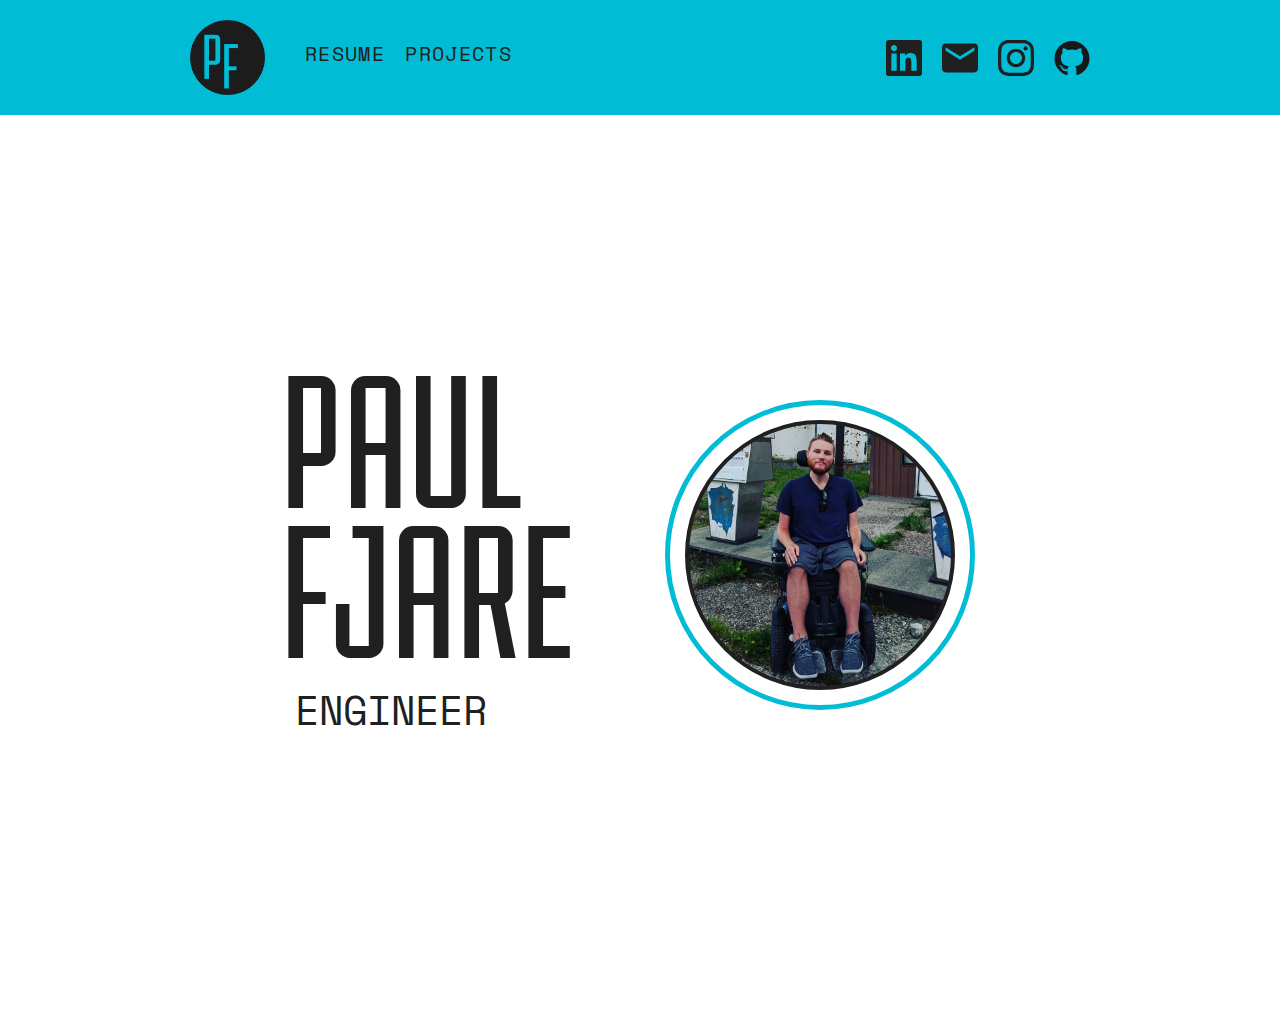
<file: index.html>
<!doctype html>
<html class="no-js" lang="">
    <head>
      <link href="https://fonts.googleapis.com/css?family=Space+Mono:400,700" rel="stylesheet">
      <link href="https://fonts.googleapis.com/css?family=Roboto:400" rel="stylesheet">
       <meta charset="utf-8">
        <meta http-equiv="x-ua-compatible" content="ie=edge">
        <title>Paul Fjare</title>
        <meta name="description" content="">
        <meta name="viewport" content="width=device-width, initial-scale=1, user-scalable=no">

        <link rel="apple-touch-icon" href="apple-touch-icon.png">
        <!-- Place favicon.ico in the root directory -->

        <link rel="stylesheet" href="css/normalize.css">
        <link rel="stylesheet" href="css/main.css">
        <script src="js/vendor/modernizr-2.8.3.min.js"></script>
        <script async src="https://www.googletagmanager.com/gtag/js?id=UA-30636491-2"></script>
        <script>
          window.dataLayer = window.dataLayer || [];
          function gtag(){dataLayer.push(arguments);}
          gtag('js', new Date());

          gtag('config', 'UA-30636491-2');
        </script>
    </head>
    <body class="home">
        <!--[if lt IE 8]>
            <p class="browserupgrade">You are using an <strong>outdated</strong> browser. Please <a href="http://browsehappy.com/">upgrade your browser</a> to improve your experience.</p>
        <![endif]-->
      <div class="header">
        <div class="margin">
          <a id="logo" href="index.html">
            <img src="img/PF_logo.png" alt="PF">
          </a>
          <div class="header-links">
            <a href="/paulfjare_resume.pdf">Resume</a>
            <a href="projects.html">Projects</a>
          </div>
          <div class="header-social">
            <div class="social-link-wrap">
              <a id="lin"  title="Linked In" href="https://linkedin.com/in/paulfjare">
              </a>
            </div>
            <div class="social-link-wrap">
              <a id="email" title="pfjare@gmail.com" href="mailto:pfjare@gmail.com"></a>
            </div>
            <div class="social-link-wrap">
              <a id="instagram" title="IG" href="https://instagram.com/pfjare" ></a>
            </div>
            <div class="social-link-wrap">
              <a id="github" title="Github" href="https://github.com/pfjare" ></a>
            </div>
          </div>
        </div>
      </div>

      <div class="home-wrapper margin">
        <div class="home-vert-align">
            <div class="home-text">
              <div class="paulfjare">
                <p class="paul">Paul</p>
                <p class="fjare">Fjare</p>
                <p class="engineer">
                  Engineer</p>
              </div>
              <div class="photo">
                <div class="outer">
                  <div class="inner">
                  </div>
                </div>
              </div>
            </div>
        </div>
      </div>

      
    </body>
</html>
</file>
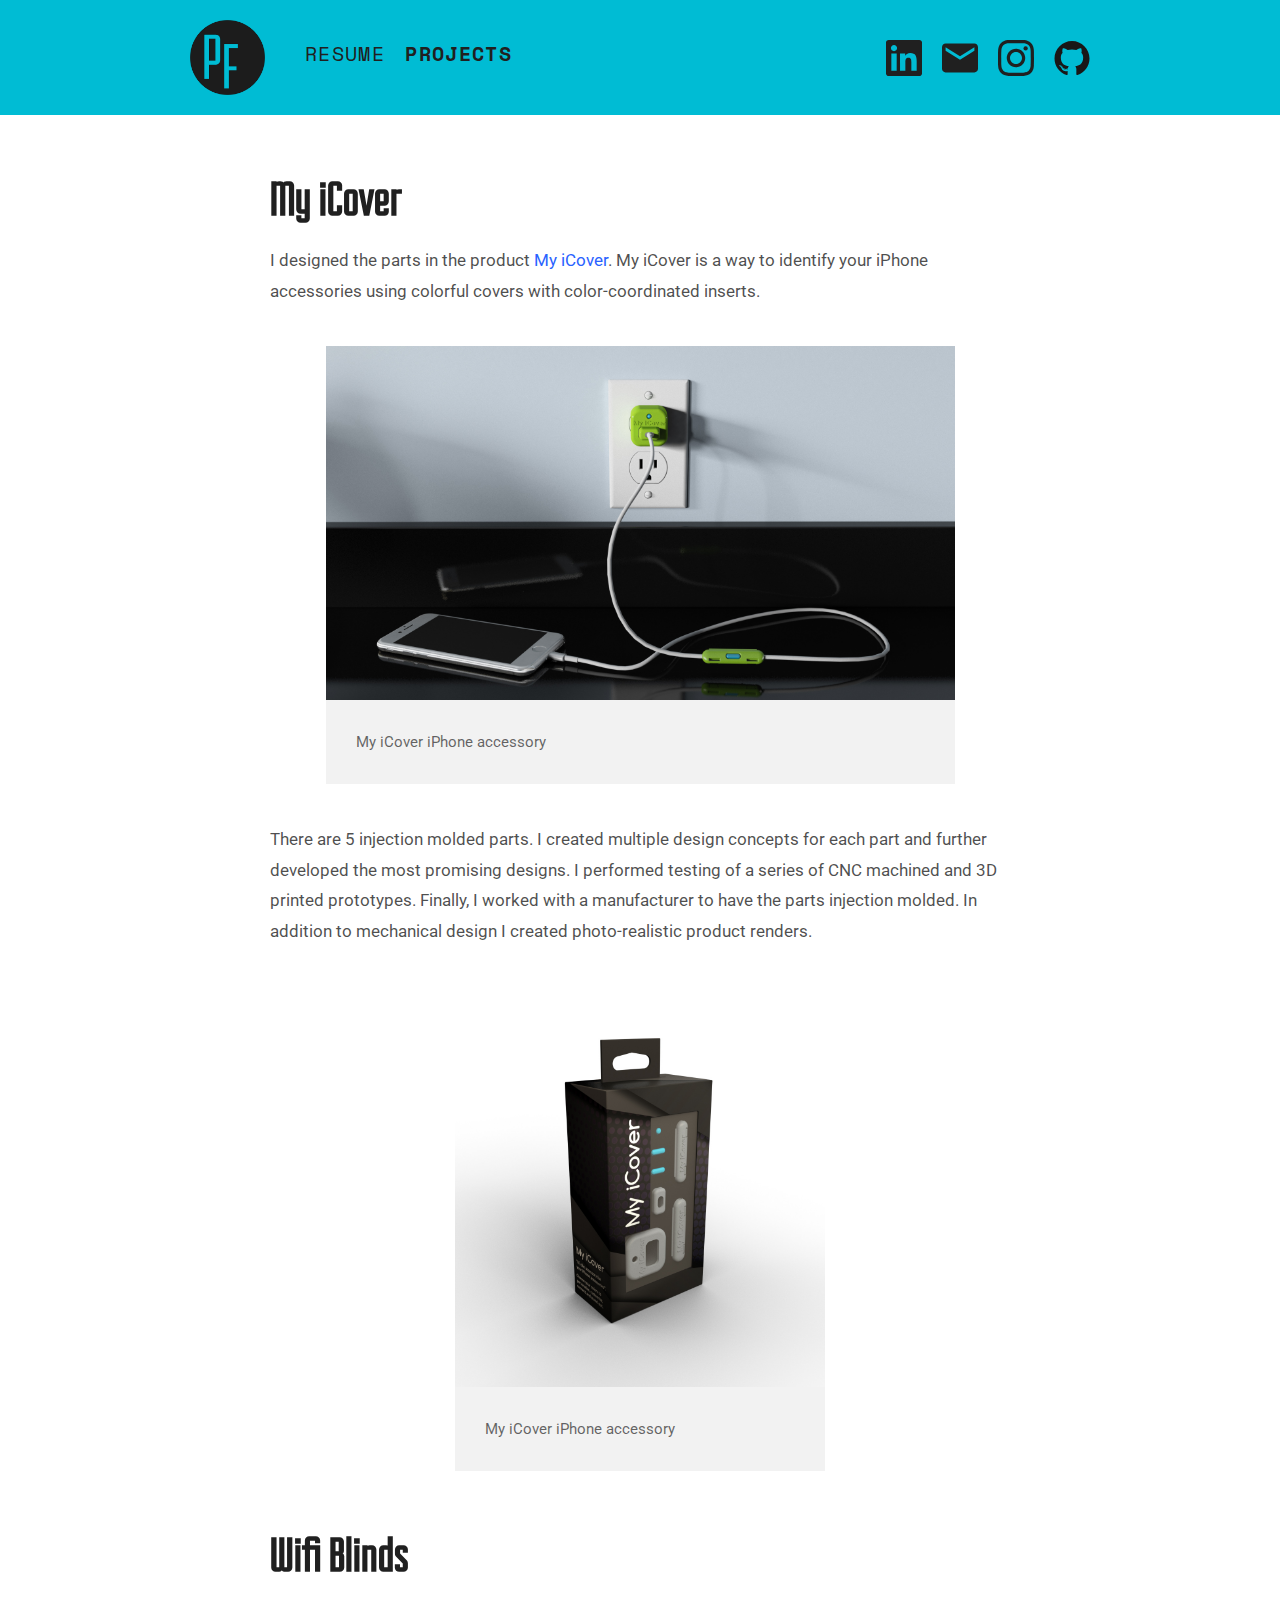
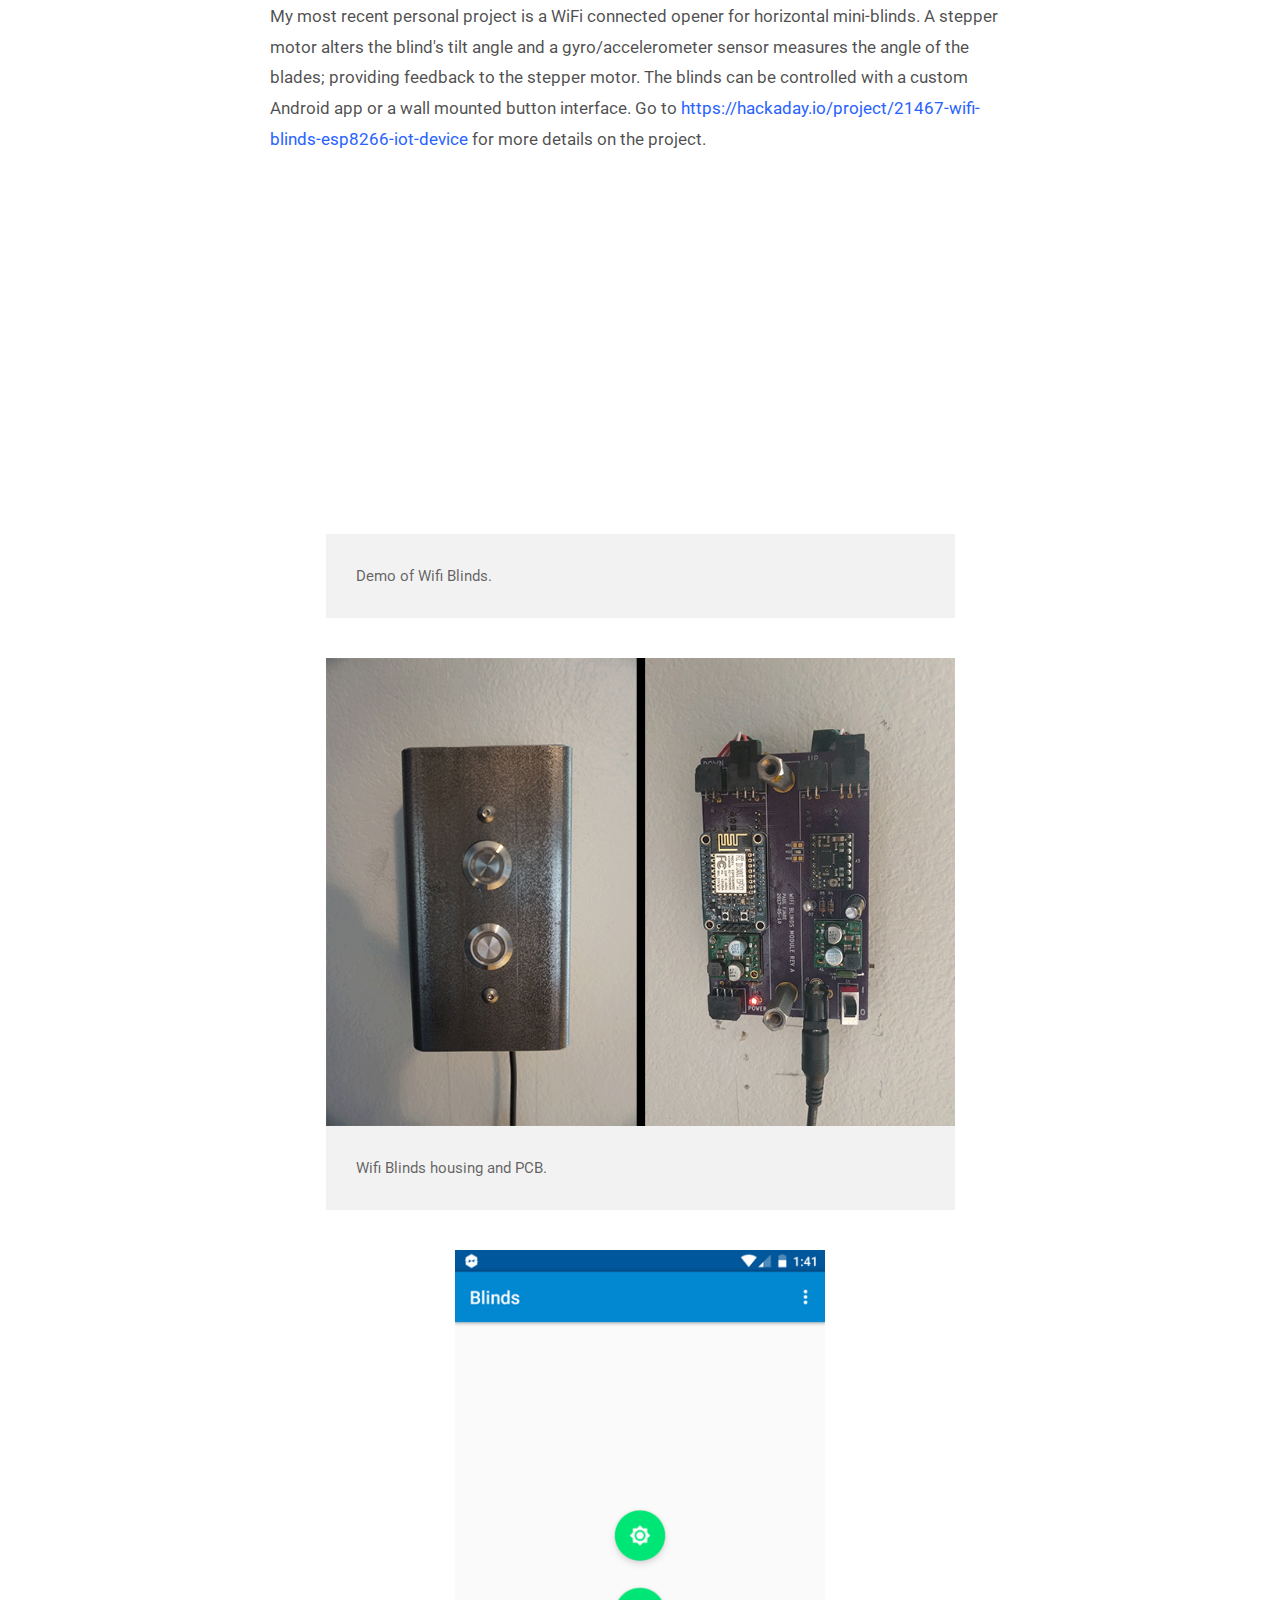
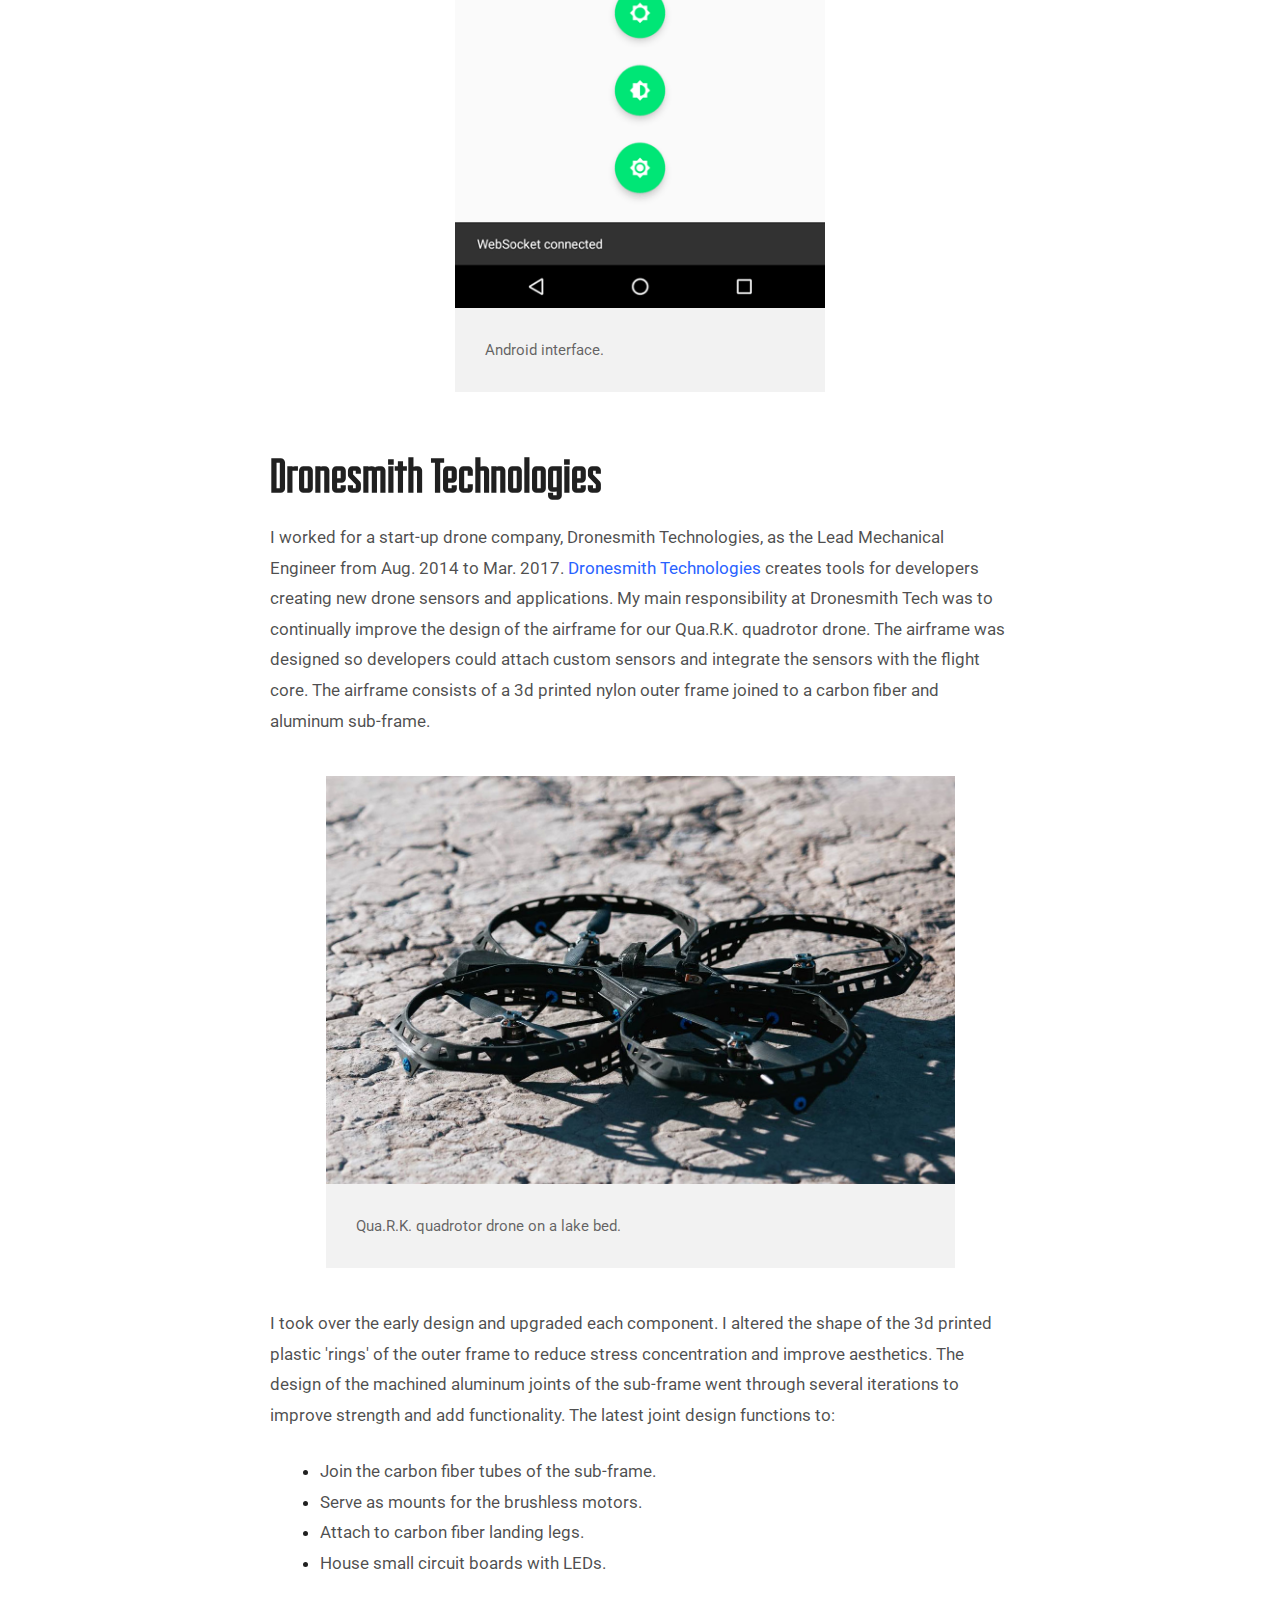
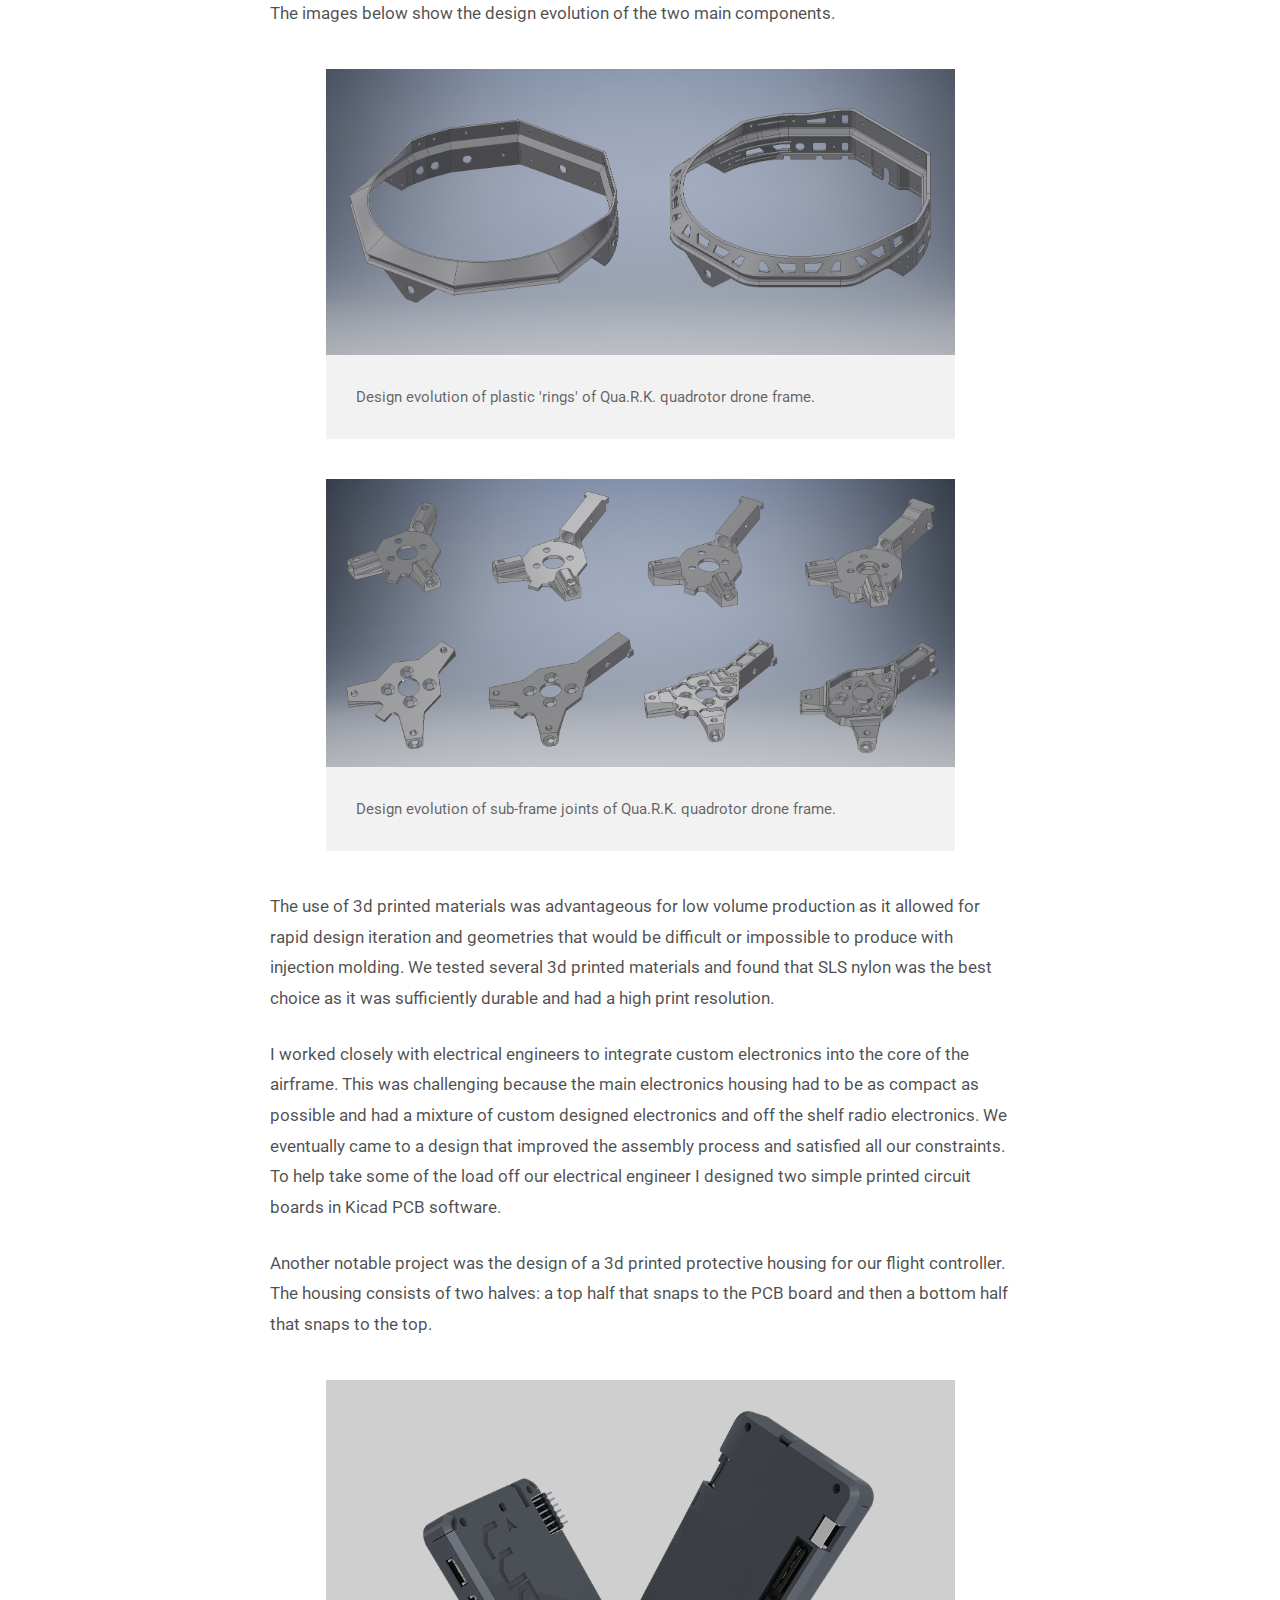
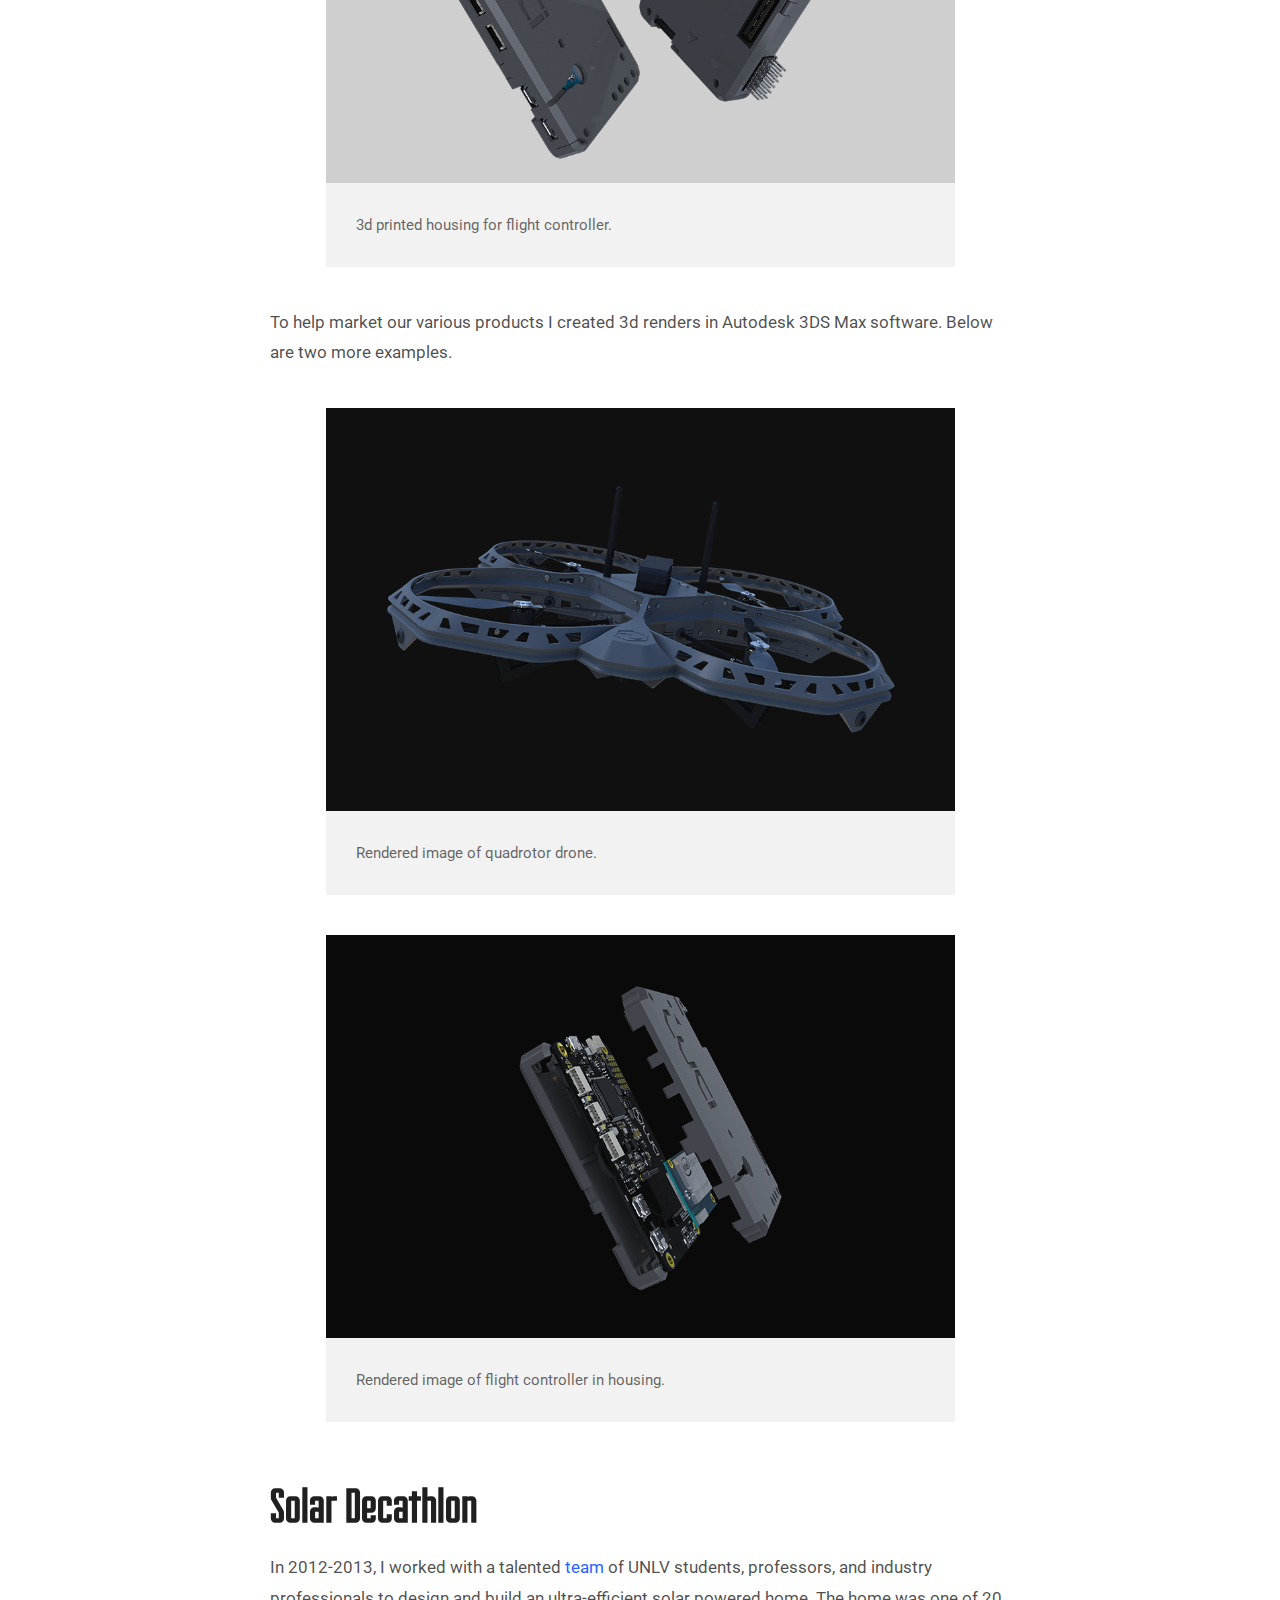
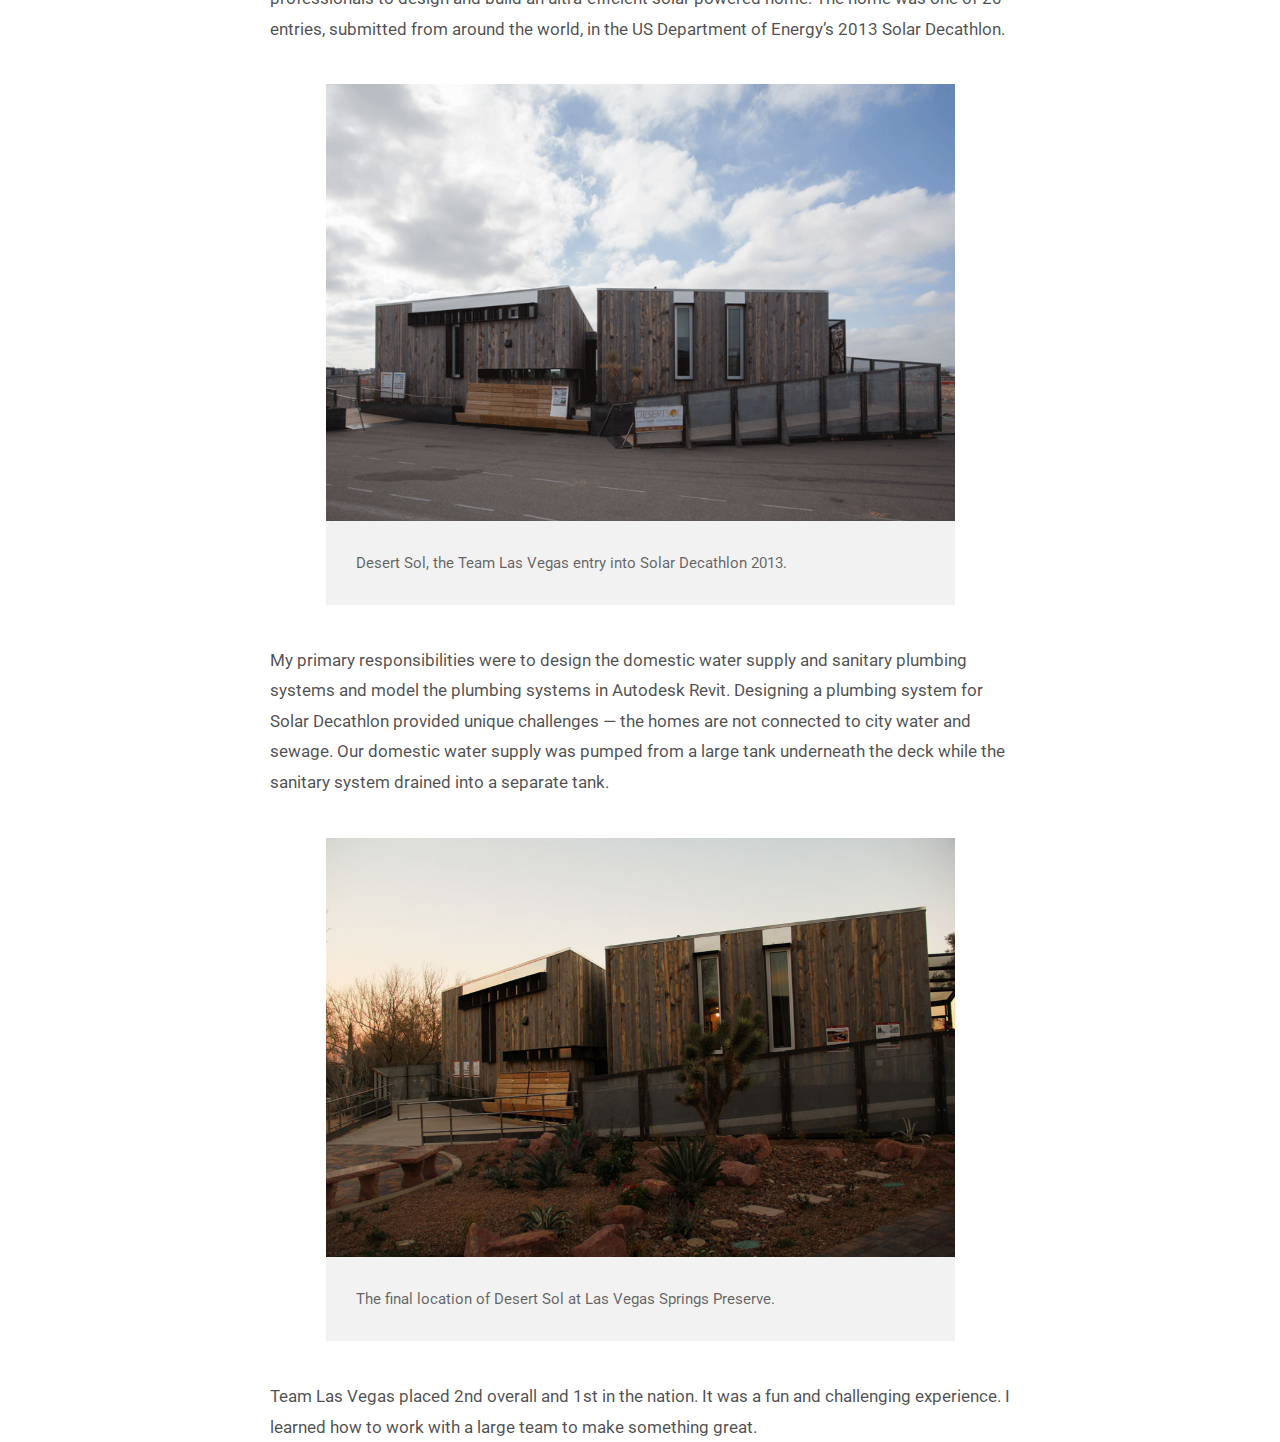
<file: projects.html>
<!doctype html>
<html class="no-js" lang="">
    <head>
<link href="https://fonts.googleapis.com/css?family=Space+Mono:400,700" rel="stylesheet">
<link href="https://fonts.googleapis.com/css?family=Roboto:400" rel="stylesheet">
        <meta charset="utf-8">
        <meta http-equiv="x-ua-compatible" content="ie=edge">
        <title>Paul Fjare</title>
        <meta name="description" content="">
        <meta name="viewport" content="width=device-width, initial-scale=1, user-scalable=no">

        <link rel="apple-touch-icon" href="apple-touch-icon.png">
        <!-- Place favicon.ico in the root directory -->

        <link rel="stylesheet" href="css/normalize.css">
        <link rel="stylesheet" href="css/main.css">
        <script src="js/vendor/modernizr-2.8.3.min.js"></script>

        <script async src="https://www.googletagmanager.com/gtag/js?id=UA-30636491-2"></script>
        <script>
          window.dataLayer = window.dataLayer || [];
          function gtag(){dataLayer.push(arguments);}
          gtag('js', new Date());

          gtag('config', 'UA-30636491-2');
        </script>
    </head>
    <body class="projects">
        <!--[if lt IE 8]>
            <p class="browserupgrade">You are using an <strong>outdated</strong> browser. Please <a href="http://browsehappy.com/">upgrade your browser</a> to improve your experience.</p>
        <![endif]-->
        <div class="header">
          <div class="margin">
            <a id="logo" href="index.html">
              <img src="img/PF_logo.png" alt="PF">
            </a>
            <div class="header-links">
              <a href="/paulfjare_resume.pdf">Resume</a>
              <a href="projects.html" class="current">Projects</a>
            </div>
            <div class="header-social">
              <div class="social-link-wrap">
                <a id="lin" title="Linked In" href="https://linkedin.com/in/paulfjare"></a>
              </div>
              <div class="social-link-wrap">
                <a id="email" title="pfjare@gmail.com" href="mailto:pfjare@gmail.com"></a>
              </div>
              <div class="social-link-wrap">
                <a id="instagram" title="IG" href="https://instagram.com/pfjare" ></a>
              </div>
              <div class="social-link-wrap">
                <a id="github" title="Github" href="https://github.com/pfjare" ></a>
              </div>
            </div>
          </div>
        </div>
        <div class="center">
          <article class="detail-projects">
              <h1>My iCover</h1>
              <p>
                I designed the parts in the product <a href="http://www.myicover.com">My iCover</a>.  My iCover is a way to identify your iPhone accessories using colorful covers with color-coordinated inserts. 
              </p>
              <figure class="figures"  tabindex="0">
                <img class="image-wrap" src="img/myicover_render.jpg" alt="My iCover" />
                <figcaption>My iCover iPhone accessory</figcaption>
              </figure>
              <p>  
                There are 5 injection molded parts. I created multiple design concepts for each part and further developed the most promising designs. I performed testing of a series of CNC machined and 3D printed prototypes. Finally, I worked with a manufacturer to have the parts injection molded. In addition to mechanical design I created photo-realistic product renders.
              </p>
              <figure class="figures-narrow"  tabindex="0">
                <img class="image-wrap" src="img/myicover_box.jpg" alt="My iCover" />
                <figcaption>My iCover iPhone accessory</figcaption>
              </figure>
              <h1>Wifi Blinds</h1>
              <p>
                My most recent personal project is a WiFi connected opener for horizontal mini-blinds.  A stepper motor alters the blind's tilt angle and a gyro/accelerometer sensor measures the angle of the blades; providing feedback to the stepper motor. The blinds can be controlled with a custom Android app or a wall mounted button interface. Go to <a href="https://hackaday.io/project/21467-wifi-blinds-esp8266-iot-device">https://hackaday.io/project/21467-wifi-blinds-esp8266-iot-device</a> for more details on the project.
              </p>
              <figure class="figures" tabindex="0">
                <iframe width="100%" height="340" src="https://www.youtube.com/embed/C9lVZZRskdk?ecver=1" frameborder="0" allowfullscreen></iframe>
                <figcaption>Demo of Wifi Blinds.</figcaption>
              </figure>
              <figure class="figures"  tabindex="0">
                <img class="image-wrap" src="img/housing_pcb.png" alt="Housing and PCB" />
                <figcaption>Wifi Blinds housing and PCB.</figcaption>
              </figure>
              <figure class="figures-narrow"  tabindex="0">
                <img class="" width="100%" src="img/app_screenshot.png" alt="Android app interface" />
                <figcaption>Android interface.</figcaption>
              </figure>
              <h1>Dronesmith Technologies</h1>
              <p>
                I worked for a start-up drone company, Dronesmith Technologies,  as the Lead Mechanical Engineer from Aug. 2014 to Mar. 2017. <a href="http://www.dronesmith.io">Dronesmith Technologies</a> creates tools for developers creating new drone sensors and applications. My main responsibility at Dronesmith Tech was to continually improve the design of the airframe for our Qua.R.K. quadrotor drone.  The airframe was designed so developers could attach custom sensors and integrate the sensors with the flight core. The airframe consists of a 3d printed nylon outer frame joined to a carbon fiber and aluminum sub-frame.
              </p>
              <figure class="figures" tabindex="0">
                <img class="image-wrap" src="img/quark.jpg" alt="Qua.R.K. drone" />
                <figcaption>Qua.R.K. quadrotor drone on a lake bed.</figcaption>
              </figure>
              <p>
                  I took over the early design and upgraded each component. I altered the shape of the 3d printed plastic 'rings' of the outer frame to reduce stress concentration and improve aesthetics. The design of the machined aluminum joints of the sub-frame went through several iterations to improve strength and add functionality. The latest joint design functions to:
              </p>

              <ul class="paragraph-ul">
                <li><p>Join the carbon fiber tubes of the sub-frame.</p></li>
                <li><p>Serve as mounts for the brushless motors.</p></li>
                <li><p>Attach to carbon fiber landing legs.</p></li>
                <li><p>House small circuit boards with LEDs.</p></li>
              </ul>

              <p>
                  The images below show the design evolution of the two main components.
              </p>


              <figure class="figures" tabindex="0">
                <img class="image-wrap" src="img/rings.png" alt="Rings" />
                <figcaption>Design evolution of plastic 'rings' of Qua.R.K. quadrotor drone frame.</figcaption>
              </figure>
              <figure class="figures" tabindex="0">
                <img class="image-wrap" src="img/joints.png" alt="Joints" />
                <figcaption>Design evolution of sub-frame joints of Qua.R.K. quadrotor drone frame.</figcaption>
              </figure>
              <p>
                The use of 3d printed materials was advantageous for low volume production as it allowed for rapid design iteration and geometries that would be difficult or impossible to produce with injection molding. We tested several 3d printed materials and found that SLS nylon was the best choice as it was sufficiently durable and had a high print resolution.
              </p>
              <p>
                  I worked closely with electrical engineers to integrate custom electronics into the core of the airframe. This was challenging because the main electronics housing had to be as compact as possible and had a mixture of custom designed electronics and off the shelf radio electronics. We eventually came to a design that improved the assembly process and satisfied all our constraints. To help take some of the load off our electrical engineer I designed two simple printed circuit boards in Kicad PCB software.
              </p>
              <p>
                Another notable project was the design of a 3d printed protective housing for our flight controller. The housing consists of two halves: a top half that snaps to the PCB board and then a bottom half that snaps to the top.
              </p>
                <figure class="figures" tabindex="0">
                  <img class="image-wrap" src="img/housing.png" alt="Housing" />
                  <figcaption>3d printed housing for flight controller.</figcaption>
                </figure>
              <p>
                To help market our various products I created 3d renders in Autodesk 3DS Max software. Below are two more examples.
              </p>

              <figure class="figures" tabindex="0">
                <img class="image-wrap" src="img/render-quark.png" alt="Render of quadrotor" />
                <figcaption>Rendered image of quadrotor drone.</figcaption>
              </figure>

              <figure class="figures" tabindex="0">
                <img class="image-wrap" src="img/render-housing-exploded.png" alt="Render of housing" />
                <figcaption>Rendered image of flight controller in housing.</figcaption>
              </figure>
              <h1>Solar Decathlon</h1>
              <p>
                In 2012-2013, I worked with a talented <a href="http://www.solardecathlon.gov/past/2013/team_lasvegas.html">team</a> of UNLV students, professors, and industry professionals to design and build an ultra-efficient solar powered home. The home was one of 20 entries, submitted from around the world, in the US Department of Energy’s 2013 Solar Decathlon.
              </p>
              <figure class="figures"  tabindex="0">
                <img class="image-wrap" src="img/desertsol.png" alt="Desert Sol" />
                <figcaption>Desert Sol, the Team Las Vegas entry into Solar Decathlon 2013.</figcaption>
              </figure>


              <p>
                My primary responsibilities were to design the domestic water supply and sanitary plumbing systems and model the plumbing systems in Autodesk Revit. Designing a plumbing system for Solar Decathlon provided unique challenges — the homes are not connected to city water and sewage. Our domestic water supply was pumped from a large tank underneath the deck while the sanitary system drained into a separate tank.
              </p>

              <figure class="figures" tabindex="0">
                <img class="image-wrap" src="img/desertsol2.jpg" alt="Desert Sol" />
                <figcaption>The final location of Desert Sol at Las Vegas Springs Preserve.</figcaption>
              </figure>

              <p>
                Team Las Vegas placed 2nd overall and 1st in the nation. It was a fun and challenging experience. I learned how to work with a large team to make something great.
              </p>
          </article>
        </div>

    </body>
</html>
</file>
<file: css/main.css>
/*! HTML5 Boilerplate v5.3.0 | MIT License | https://html5boilerplate.com/ */

/*
 * What follows is the result of much research on cross-browser styling.
 * Credit left inline and big thanks to Nicolas Gallagher, Jonathan Neal,
 * Kroc Camen, and the H5BP dev community and team.
 */

/* ==========================================================================
   Base styles: opinionated defaults
   ========================================================================== */

html {
    color: #222;
    font-size: 1em;
    line-height: 1.4;
}

/*
 * Remove text-shadow in selection highlight:
 * https://twitter.com/miketaylr/status/12228805301
 *
 * These selection rule sets have to be separate.
 * Customize the background color to match your design.
 */

::-moz-selection {
    background: #b3d4fc;
    text-shadow: none;
}

::selection {
    background: #b3d4fc;
    text-shadow: none;
}

/*
 * A better looking default horizontal rule
 */

hr {
    display: block;
    height: 1px;
    border: 0;
    border-top: 1px solid #ccc;
    margin: 1em 0;
    padding: 0;
}

/*
 * Remove the gap between audio, canvas, iframes,
 * images, videos and the bottom of their containers:
 * https://github.com/h5bp/html5-boilerplate/issues/440
 */

audio,
canvas,
iframe,
img,
svg,
video {
    vertical-align: middle;
}

/*
 * Remove default fieldset styles.
 */

fieldset {
    border: 0;
    margin: 0;
    padding: 0;
}

/*
 * Allow only vertical resizing of textareas.
 */

textarea {
    resize: vertical;
}

/* ==========================================================================
   Browser Upgrade Prompt
   ========================================================================== */

.browserupgrade {
    margin: 0.2em 0;
    background: #ccc;
    color: #000;
    padding: 0.2em 0;
}

/* ==========================================================================
   Author's custom styles
   ========================================================================== */

@font-face {
   font-family: 'fairviewregular';
   src: url('fairview_regular-webfont.woff2') format('woff2'),
        url('fairview_regular-webfont.woff') format('woff');
   font-weight: normal;
   font-style: normal;

}

* {
  margin:0px;
  padding:0px;

}


html{
  height: 100%;
  display: block;
}
body{
color: #202020;
font-size: 14px;
font-family: 'Space Mono', monospace;
font-weight: 400;
}

body.home{
  height: 100%;
}

.header{
  height: 75px;
  padding: 20px 0px;
  background: #00bcd4;

}
body.home .header{
  position: absolute;
  top: 0;
  left: 0;
  width: 100%;
}

.header div.margin{
  margin: auto;
}

.header img {
	float:left;
	display:block;
	text-align:center;
	text-decoration:none;
	text-transform:uppercase;
	font-size:1.3em;
  width: 75px;
}
.header a{
  margin-top: 20px;
  color: #202020;
}
.header-links{
  display: block;
  margin-left: 20px;
  float: left;
}
.header-links a {
	float:left;
	display:block;
	text-align:center;
	text-decoration:none;
  text-transform:uppercase;

	font-size:1.4em;
	margin-left:20px;
	letter-spacing:0.07em;
  position: relative;
}


.header-links a:hover{

  font-weight:700;
}
.header-links a.current{
  font-weight:700;
}
/*.header-links a:after{
    position: absolute;
    z-index: 4;
    bottom: -1px;
    left: 0;
    width: 100%;
    height: 3px;
    background: #202020;
    content: '';
    opacity: 0;

}*/

/*.header-links a:hover::after{
  transition: opacity 0.3s, transform 0.2s;
  opacity: 1;
  transform: translateY(3px);
}*/
/*.header-links a.current::after{
  opacity: 1;
  bottom: -4px;
}*/
/*.header-links a.current:hover::after{
  transform: translateY(0px);

}*/


.header-social{
  display: block;
  float: right;
  width: auto;
}
.social-link-wrap{
  float:left;
  text-align: center;
}
.header-social a{
    position: relative;
  float:left;
  margin-left: 20px;
  width: 36px !important;
  height: 36px !important;
  display:block;
  text-align:center;
  text-decoration:none;
}
.header-social a {
  z-index: 6;
  background-position: 0 0;
}
.header-social a:hover {
    transition: transform .3s;
  transform: scale(1.05);
}
#instagram {
  background: url('../img/ig_black.png');
  background: url('../img/ig_black.svg'),
  linear-gradient(transparent, transparent);
}
#lin {
  background: url('../img/linkedin_black.png');
  background: url('../img/linkedin_black.svg') ,
  linear-gradient(transparent, transparent);
}
#email {
  background: url('../img/email_black.png');
  background: url('../img/email_black.svg'),
  linear-gradient(transparent, transparent);
}
#github {
  background: url('../img/github.png');
  background: url('../img/github.svg'),
  linear-gradient(transparent, transparent);
}

.header a img:hover{
  transition: transform 0.3s;
  transform: rotate(-0.05turn);
}

/*END OF HEADER*/


/*HOME*/

.home-wrapper{
  display: table;
  width: 100%;
  height: 100%;
  padding-top: 115px;
  margin: auto;
}
.home-vert-align {
  display: table-cell;
  vertical-align: middle;
  position: relative;
}
.home-text{
  margin: auto;
}
.paulfjare{
  font-family: 'fairviewregular';
  font-size: 200px;
  line-height: 150px;
  text-transform: uppercase;
  float: left;
  width: 50%;
  display: block;
}
.photo{
  float: left;
  width: 50%;
  position: relative;
}
.paulfjare {
  display: block;
  padding-top: 20px;
}
.engineer{
  font-size: 40px;
  line-height: 40px;
  font-family: 'Space Mono', monospace;
  padding-left: 15px;
  padding-bottom: 50px;
  padding-top: 20px;
}
.outer{
  width: 300px;
  height: 300px;
  border-radius: 50%;
  border: 5px solid #00bcd4;
  margin:auto;
  margin-top: 50px;
}
.inner {
    width: 90%;
    height: 90%;
    position: relative;
    top: 5%;
    left: 5%;
    box-sizing: border-box;
    border-radius: 50%;
    border:4px solid #202020;
    background: url(../img/photo_pfjare.jpg) no-repeat;
    background-size: 100% 100%;

    margin: 0;
}
/*END OF HOME*/

 /*PROJECTS*/

 .paragraph-ul{
   padding-left: 50px;

 }
 .figures {
 width: 85%;
     margin: auto;
    margin-top: 40px;
    margin-bottom: 40px;
 }
 .figures-narrow {
 width: 50%;
     margin: auto;
    margin-top: 40px;
    margin-bottom: 40px;
 }
 h1{
   font-family: 'fairviewregular',sans-serif;
   font-size: 50px;
   margin-top: 50px;
   margin-bottom: 10px;
 }
.center{
  margin-left: auto;
  margin-right: auto;
  display: block;
  width: 740px;
}
article.detail-projects{
  margin-top: 50px;
  margin-bottom: 150px;

}
article.detail-projects p{
  font-family: 'Roboto', sans-serif;
  font-weight: 400;
  font-size: 17px;
  line-height: 1.8;
      color: rgba(0,0,0,.7);
      margin: 0 0 1.5em;
    padding: 0;

}
article.detail-projects ul p{
    margin: 0 0 0 0;
}
article.detail-projects ul{
    margin-bottom: 20px;
}
article.detail-projects p a {
  font-family: 'Roboto', sans-serif;
    font-weight: 400;
      color: #2962ff;
      margin: 0 0 1.5em;
    padding: 0;
text-decoration: none;
}



.image-wrap {

width: 100%;
display: block;
}

figcaption{
  font-family: 'Roboto', sans-serif;
  padding: 30px;
  background-color: #f2f2f2;
  color: rgba(0,0,0,.6);
  font-size: 15px;
  font-weight: 400;
  line-height: 1.6;

}
 /*END OR PROJECTS*/


@media screen and (min-width: 900px){
  .margin{
    width: 900px;
  }
  .home-text{
    width: 80%;
   }

}

@media screen and (max-width: 900px){
  .margin{
    width: 90%;
  }
  .center{
    width: 90%;
  }
}

@media screen and (max-width: 720px){
.outer{
  width: 250px;
  height: 250px;
}
}
@media screen and (max-width: 650px){
  body.home .header{
    position: relative;
    width: 100%;
  }
  .home-wrapper{
    display:block;
    width: 100%;
    padding-top: 0px;
    margin: auto;
  }
  .home-vert-align {
    display: block;
  }

  .home-text{
    width: 100%;
    margin: 0;
    text-align: center;
  }
  .paulfjare{
    margin-top: 50px;
    font-size: 200px;
    line-height: 160px;
    width: 100%;
  }
  .engineer{
    padding-bottom: 30px;
  }
  .paulfjare div{
    display: block;
  }
  .photo{
    width: 100%;
    margin-bottom: 50px;
  }

  .outer{
    width: 300px;
    height: 300px;
    position:  static;
    margin: auto;
  }
  .figures {
    width: 100%;
    margin: 0;
    margin-bottom: 30px;
  }
}


@media screen and (max-width: 580px){
  .margin{
    width: 95%;
  }
  .header img {
    float: none;
    margin: auto;
  }
  .header{
    height: 200px;
    text-align: center;
  }
  .header-links {
    float: none;
    width: auto;
    margin: auto;
  }
  .header-links a {
    text-align:center;
    display:inline;
    margin:25px 0;
    width:50%;
  }
  .header-social{
display: block;
    float: left;
  margin: auto;
  text-align: center;
  width: 100%;
  }
  .social-link-wrap{
    width: 25%;

  }
  .header-social a{
    margin: auto;
    float: none;
  }
  figcaption{
  padding: 10px;
  }

}









/* ==========================================================================
   Helper classes
   ========================================================================== */

/*
 * Hide visually and from screen readers
 */

.hidden {
    display: none !important;
}

/*
 * Hide only visually, but have it available for screen readers:
 * http://snook.ca/archives/html_and_css/hiding-content-for-accessibility
 */

.visuallyhidden {
    border: 0;
    clip: rect(0 0 0 0);
    height: 1px;
    margin: -1px;
    overflow: hidden;
    padding: 0;
    position: absolute;
    width: 1px;
}

/*
 * Extends the .visuallyhidden class to allow the element
 * to be focusable when navigated to via the keyboard:
 * https://www.drupal.org/node/897638
 */

.visuallyhidden.focusable:active,
.visuallyhidden.focusable:focus {
    clip: auto;
    height: auto;
    margin: 0;
    overflow: visible;
    position: static;
    width: auto;
}

/*
 * Hide visually and from screen readers, but maintain layout
 */

.invisible {
    visibility: hidden;
}

/*
 * Clearfix: contain floats
 *
 * For modern browsers
 * 1. The space content is one way to avoid an Opera bug when the
 *    `contenteditable` attribute is included anywhere else in the document.
 *    Otherwise it causes space to appear at the top and bottom of elements
 *    that receive the `clearfix` class.
 * 2. The use of `table` rather than `block` is only necessary if using
 *    `:before` to contain the top-margins of child elements.
 */

.clearfix:before,
.clearfix:after {
    content: " "; /* 1 */
    display: table; /* 2 */
}

.clearfix:after {
    clear: both;
}

/* ==========================================================================
   EXAMPLE Media Queries for Responsive Design.
   These examples override the primary ('mobile first') styles.
   Modify as content requires.
   ========================================================================== */

@media only screen and (min-width: 35em) {
    /* Style adjustments for viewports that meet the condition */
}

@media print,
       (-webkit-min-device-pixel-ratio: 1.25),
       (min-resolution: 1.25dppx),
       (min-resolution: 120dpi) {
    /* Style adjustments for high resolution devices */
}

/* ==========================================================================
   Print styles.
   Inlined to avoid the additional HTTP request:
   http://www.phpied.com/delay-loading-your-print-css/
   ========================================================================== */

@media print {
    *,
    *:before,
    *:after,
    *:first-letter,
    *:first-line {
        background: transparent !important;
        color: #000 !important; /* Black prints faster:
                                   http://www.sanbeiji.com/archives/953 */
        box-shadow: none !important;
        text-shadow: none !important;
    }

    a,
    a:visited {
        text-decoration: underline;
    }

    a[href]:after {
        content: " (" attr(href) ")";
    }

    abbr[title]:after {
        content: " (" attr(title) ")";
    }

    /*
     * Don't show links that are fragment identifiers,
     * or use the `javascript:` pseudo protocol
     */

    a[href^="#"]:after,
    a[href^="javascript:"]:after {
        content: "";
    }

    pre,
    blockquote {
        border: 1px solid #999;
        page-break-inside: avoid;
    }

    /*
     * Printing Tables:
     * http://css-discuss.incutio.com/wiki/Printing_Tables
     */

    thead {
        display: table-header-group;
    }

    tr,
    img {
        page-break-inside: avoid;
    }

    img {
        max-width: 100% !important;
    }

    p,
    h2,
    h3 {
        orphans: 3;
        widows: 3;
    }

    h2,
    h3 {
        page-break-after: avoid;
    }
}
</file>
